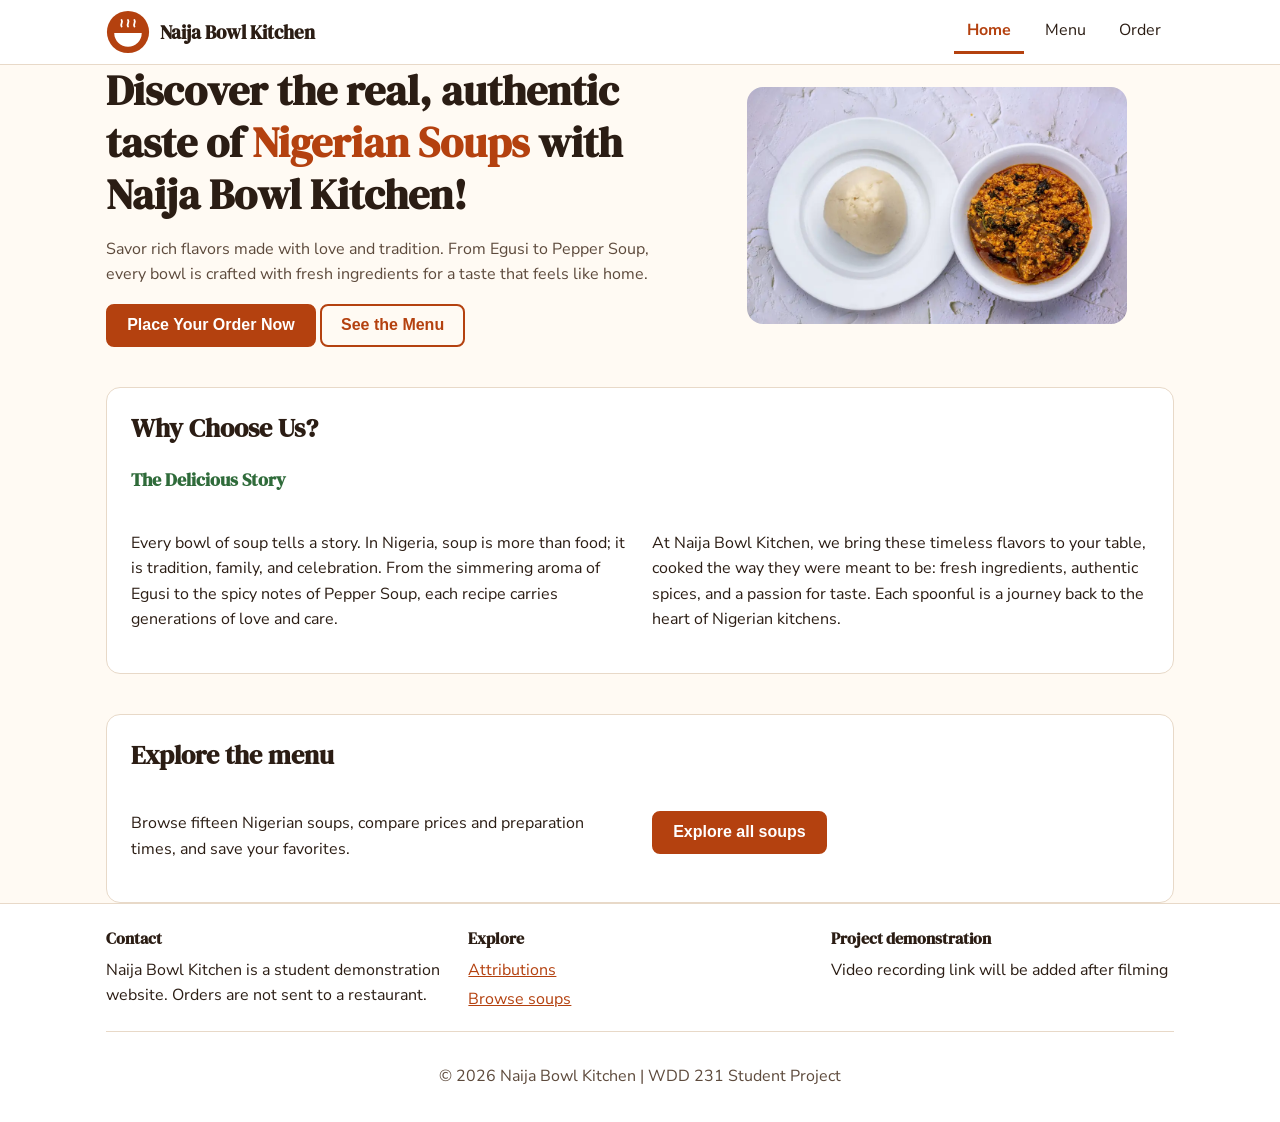
<file: final/index.html>
<!DOCTYPE html>
<html lang="en">
 <head>
  <meta charset="utf-8"/>
  <meta name="viewport" content="width=device-width, initial-scale=1.0">
  <title>
   Home | Naija Bowl Kitchen
  </title>
  <meta content="Explore traditional Nigerian soups and discover the flavors behind Naija Bowl Kitchen." name="description"/>
  <meta content="Barrywhite Christoper " name="author"/>
  <meta content="Home | Naija Bowl Kitchen | Explore Authentic Nigerian Food" property="og:title"/>
  <meta content="Explore traditional Nigerian soups and discover the flavors behind Naija Bowl Kitchen." property="og:description"/>
  <meta content="website" property="og:type"/>
  <link href="images/favicon.svg" rel="icon" type="image/svg+xml"/>
  <link href="styles/site.css" rel="stylesheet"/>
  <meta content="https://barrywhite44.github.io/wdd231/final/images/hero-food.webp" property="og:image"/>
  <meta content="https://barrywhite44.github.io/wdd231/final/index.html" property="og:url"/>
  <link href="https://fonts.googleapis.com" rel="preconnect"/>
  <link crossorigin="" href="https://fonts.gstatic.com" rel="preconnect"/>
  <link href="https://fonts.googleapis.com/css2?family=DM+Serif+Display&amp;family=Nunito+Sans:wght@400;600;700&amp;display=swap" rel="stylesheet"/>
  <link href="styles/typography.css" rel="stylesheet"/>
  <script src="scripts/home.js" type="module">
  </script>
 </head>
 <body>
  <a class="skip-link" href="#main">
   Skip to main content
  </a>
  <header>
   <div class="wrap">
    <a class="brand" href="index.html">
     <svg aria-label="Naija Bowl Kitchen logo" role="img" viewbox="0 0 48 48">
      <circle cx="24" cy="24" fill="var(--primary)" r="23">
      </circle>
      <path d="M9 25h30a15 15 0 0 1-30 0z" fill="var(--on-primary)">
      </path>
      <path d="M17 18c-2-3 2-4 0-7M24 18c-2-3 2-4 0-7M31 18c-2-3 2-4 0-7" fill="none" stroke="var(--on-primary)" stroke-linecap="round" stroke-width="2">
      </path>
     </svg>
     Naija Bowl Kitchen
    </a>
    <button aria-controls="site-nav" aria-expanded="false" aria-label="Open navigation menu" class="menu-toggle" id="menu-toggle">
     ☰
    </button>
    <nav aria-label="Main navigation" id="site-nav">
     <ul>
      <li>
       <a aria-current="page" href="index.html">
        Home
       </a>
      </li>
      <li>
       <a href="menu.html">
        Menu
       </a>
      </li>
      <li>
       <a href="order.html">
        Order
       </a>
      </li>
     </ul>
    </nav>
   </div>
  </header>
  <main class="wrap" id="main">
   <div class="hero">
    <div>
     <h1>
      Discover the real, authentic taste of
      <span>
       Nigerian Soups
      </span>
      with Naija Bowl Kitchen!
     </h1>
     <p>
      Savor rich flavors made with love and tradition. From Egusi to Pepper Soup, every bowl is crafted with fresh ingredients for a taste that feels like home.
     </p>
     <a class="btn" href="order.html" id="order-cta">
      Place Your Order Now
     </a>
     <a class="btn ghost" href="menu.html">
      See the Menu
     </a>
    </div>
    <img alt="Nigerian food presented in a bowl" class="hero-image" fetchpriority="high" height="400" src="images/hero-food.webp" width="640"/>
   </div>
   <div class="story">
    <h2>
     Why Choose Us?
    </h2>
    <h3>
     The Delicious Story
    </h3>
    <p>
     Every bowl of soup tells a story. In Nigeria, soup is more than food; it is tradition, family, and celebration. From the simmering aroma of Egusi to the spicy notes of Pepper Soup, each recipe carries generations of love and care.
    </p>
    <p>
     At Naija Bowl Kitchen, we bring these timeless flavors to your table, cooked the way they were meant to be: fresh ingredients, authentic spices, and a passion for taste. Each spoonful is a journey back to the heart of Nigerian kitchens.
    </p>
   </div>
   <section class="story">
    <h2>
     Explore the menu
    </h2>
    <p>
     Browse fifteen Nigerian soups, compare prices and preparation times, and save your favorites.
    </p>
    <p>
     <a class="btn" href="menu.html">
      Explore all soups
     </a>
    </p>
   </section>
  </main>
  <footer>
   <div class="wrap">
    <div class="foot">
     <div>
      <h3>
       Contact
      </h3>
      <p>
       Naija Bowl Kitchen is a student demonstration website. Orders are not sent to a restaurant.
      </p>
     </div>
     <div>
      <h3>
       Explore
      </h3>
      <p>
       <a href="attributions.html">
        Attributions
       </a>
      </p>
      <p>
       <a href="menu.html">
        Browse soups
       </a>
      </p>
     </div>
     <div>
      <h3>
       Project demonstration
      </h3>
      <p>
       Video recording link will be added after filming
      </p>
     </div>
    </div>
    <div class="foot-bottom">
     <p>
      &copy;
      <span id="year">
       2026
      </span>
      Naija Bowl Kitchen | WDD 231 Student Project
     </p>
    </div>
   </div>
  </footer>
 </body>
</html>
</file>
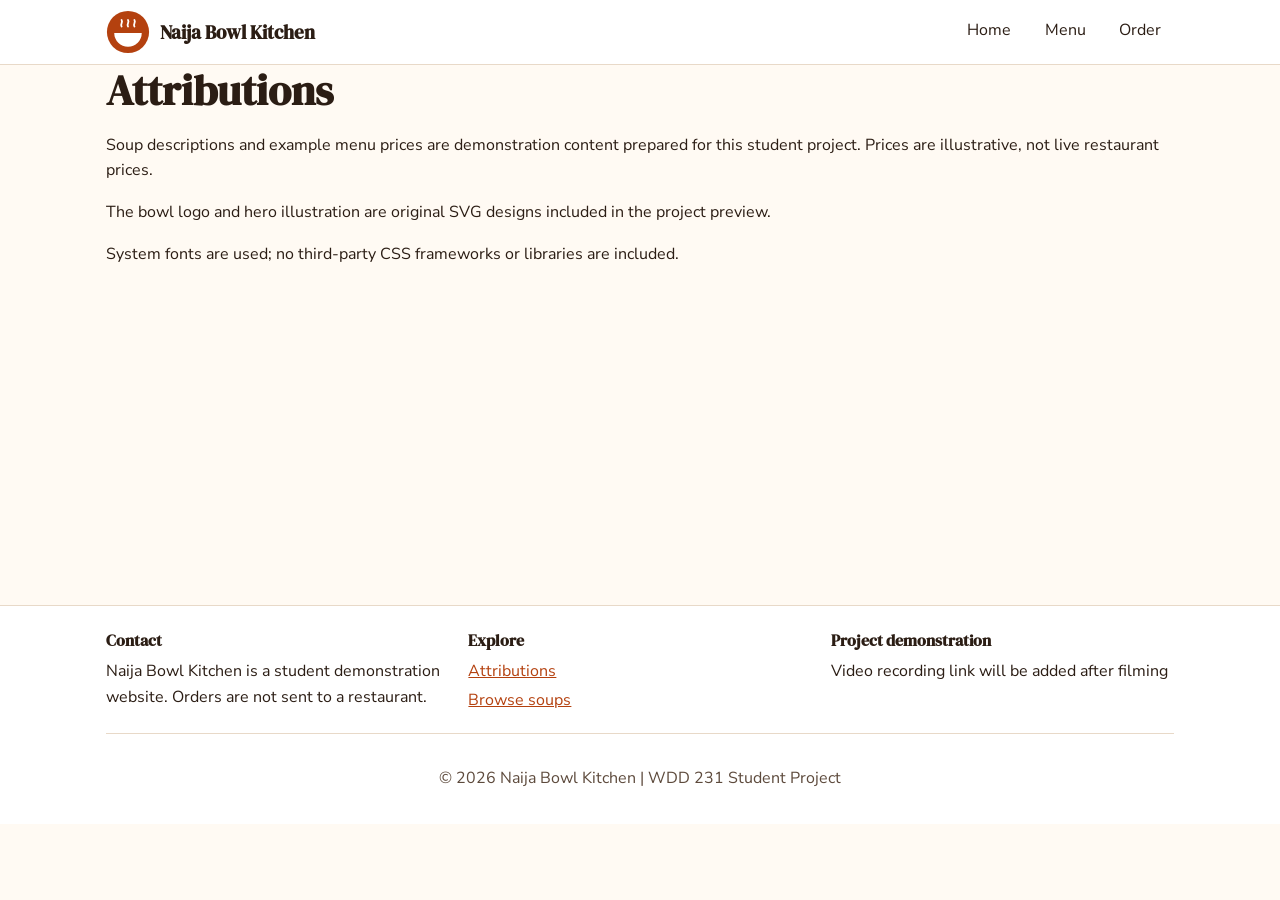
<file: final/attributions.html>
<!DOCTYPE html>
<html lang="en">
 <head>
  <meta charset="utf-8"/>
  <meta name="viewport" content="width=device-width, initial-scale=1.0">
  <title>
   Attributions | Naija Bowl Kitchen
  </title>
  <meta content="Sources and acknowledgments for the Naija Bowl Kitchen student website." name="description"/>
  <meta content="Barrywhite Christoper" name="author"/>
  <meta content="Naija Bowl Kitchen | Image and Content Attributions" property="og:title"/>
  <meta content="Sources and acknowledgments for the Naija Bowl Kitchen student website." property="og:description"/>
  <meta content="website" property="og:type"/>
  <link href="images/favicon.svg" rel="icon" type="image/svg+xml"/>
  <link href="styles/site.css" rel="stylesheet"/>
  <meta content="https://barrywhite44.github.io/wdd231/final/images/hero-food.webp" property="og:image"/>
  <meta content="https://barrywhite44.github.io/wdd231/final/attributions.html" property="og:url"/>
  <link href="https://fonts.googleapis.com" rel="preconnect"/>
  <link crossorigin="" href="https://fonts.gstatic.com" rel="preconnect"/>
  <link href="https://fonts.googleapis.com/css2?family=DM+Serif+Display&amp;family=Nunito+Sans:wght@400;600;700&amp;display=swap" rel="stylesheet"/>
  <link href="styles/typography.css" rel="stylesheet"/>
  <script src="scripts/home.js" type="module">
  </script>
 </head>
 <body>
  <a class="skip-link" href="#main">
   Skip to main content
  </a>
  <header>
   <div class="wrap">
    <a class="brand" href="index.html">
     <svg aria-label="Naija Bowl Kitchen logo" role="img" viewbox="0 0 48 48">
      <circle cx="24" cy="24" fill="var(--primary)" r="23">
      </circle>
      <path d="M9 25h30a15 15 0 0 1-30 0z" fill="var(--on-primary)">
      </path>
      <path d="M17 18c-2-3 2-4 0-7M24 18c-2-3 2-4 0-7M31 18c-2-3 2-4 0-7" fill="none" stroke="var(--on-primary)" stroke-linecap="round" stroke-width="2">
      </path>
     </svg>
     Naija Bowl Kitchen
    </a>
    <button aria-controls="site-nav" aria-expanded="false" aria-label="Open navigation menu" class="menu-toggle" id="menu-toggle">
     ☰
    </button>
    <nav aria-label="Main navigation" id="site-nav">
     <ul>
      <li>
       <a href="index.html">
        Home
       </a>
      </li>
      <li>
       <a href="menu.html">
        Menu
       </a>
      </li>
      <li>
       <a href="order.html">
        Order
       </a>
      </li>
     </ul>
    </nav>
   </div>
  </header>
  <main class="wrap" id="main">
   <h1>
    Attributions
   </h1>
   <p>
    Soup descriptions and example menu prices are demonstration content prepared for this student project. Prices are illustrative, not live restaurant prices.
   </p>
   <p>
    The bowl logo and hero illustration are original SVG designs included in the project preview.
   </p>
   <p>
    System fonts are used; no third-party CSS frameworks or libraries are included.
   </p>
  </main>
  <footer>
   <div class="wrap">
    <div class="foot">
     <div>
      <h2>
       Contact
      </h2>
      <p>
       Naija Bowl Kitchen is a student demonstration website. Orders are not sent to a restaurant.
      </p>
     </div>
     <div>
      <h2>
       Explore
      </h2>
      <p>
       <a href="attributions.html">
        Attributions
       </a>
      </p>
      <p>
       <a href="menu.html">
        Browse soups
       </a>
      </p>
     </div>
     <div>
      <h2>
       Project demonstration
      </h2>
      <p>
       Video recording link will be added after filming
      </p>
     </div>
    </div>
    <div class="foot-bottom">
     <p>
      &copy;
      <span id="year">
       2026
      </span>
      Naija Bowl Kitchen | WDD 231 Student Project
     </p>
    </div>
   </div>
  </footer>
 </body>
</html>
</file>
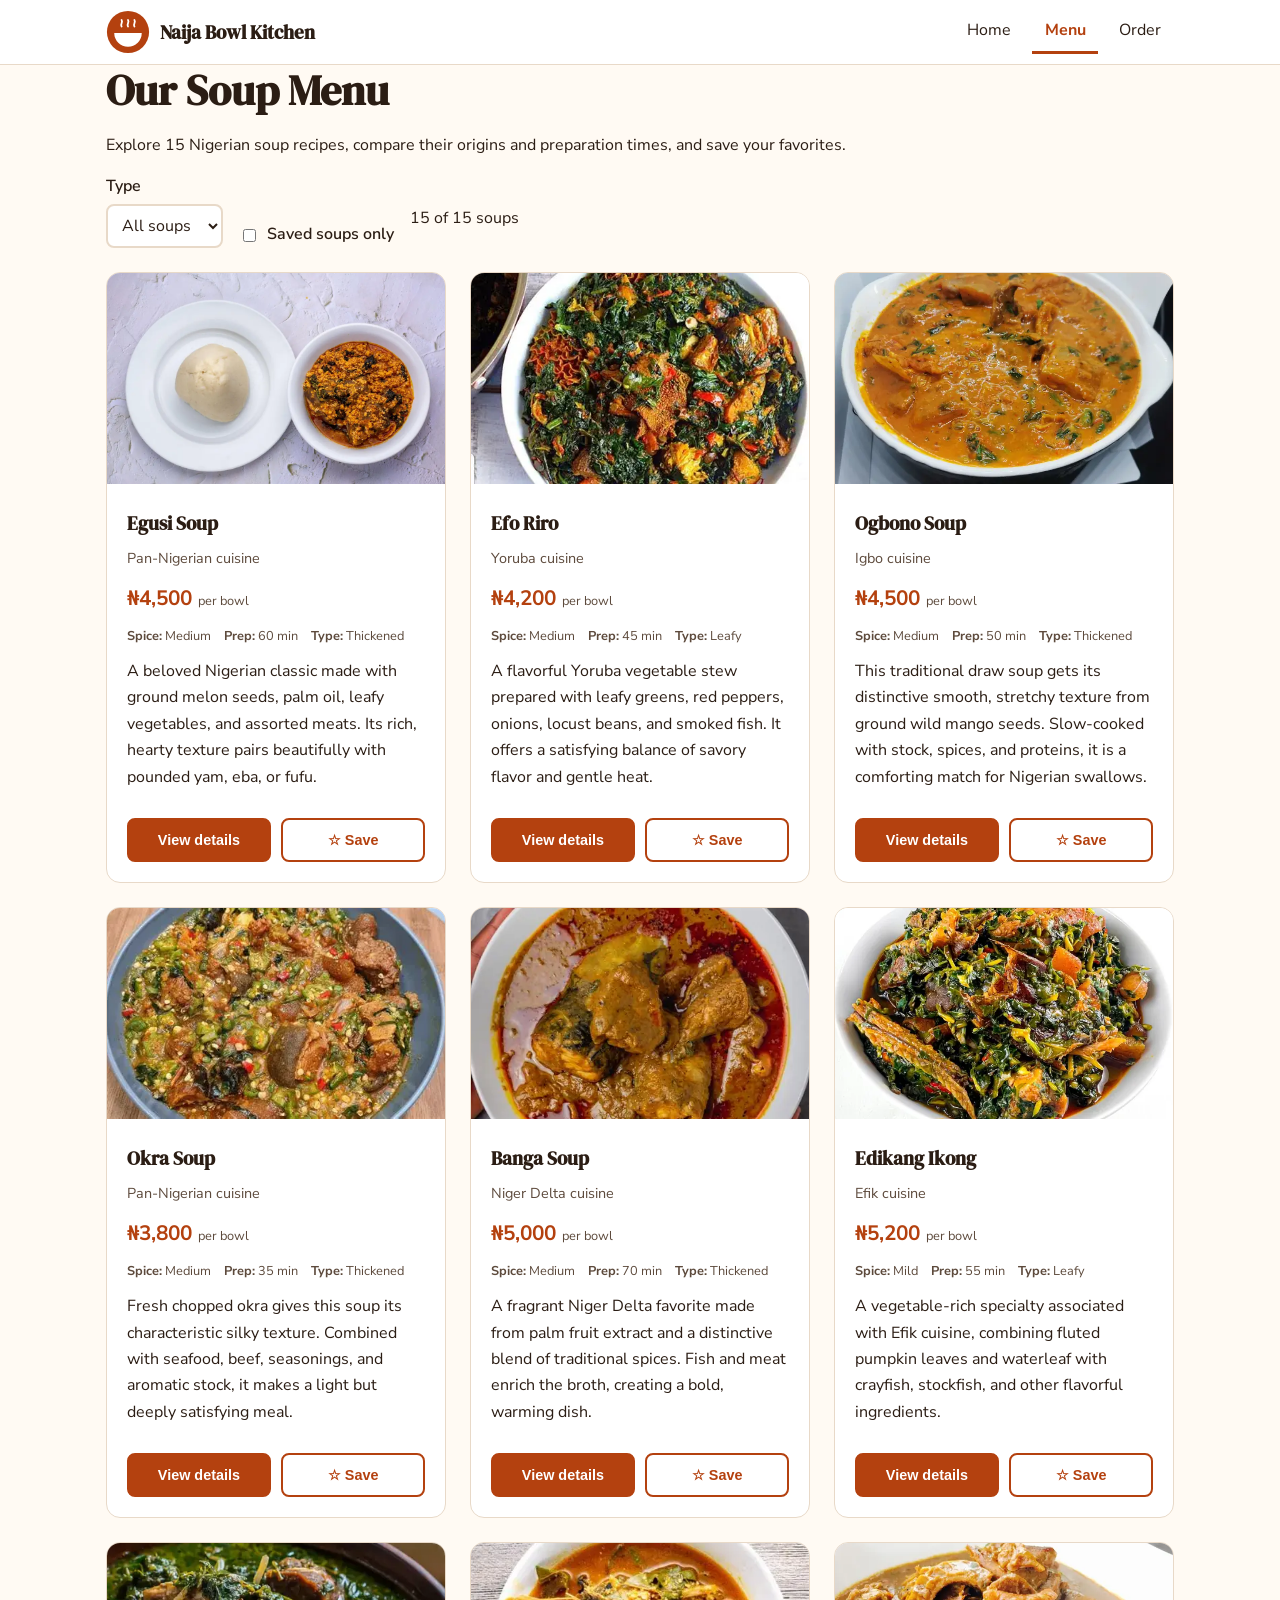
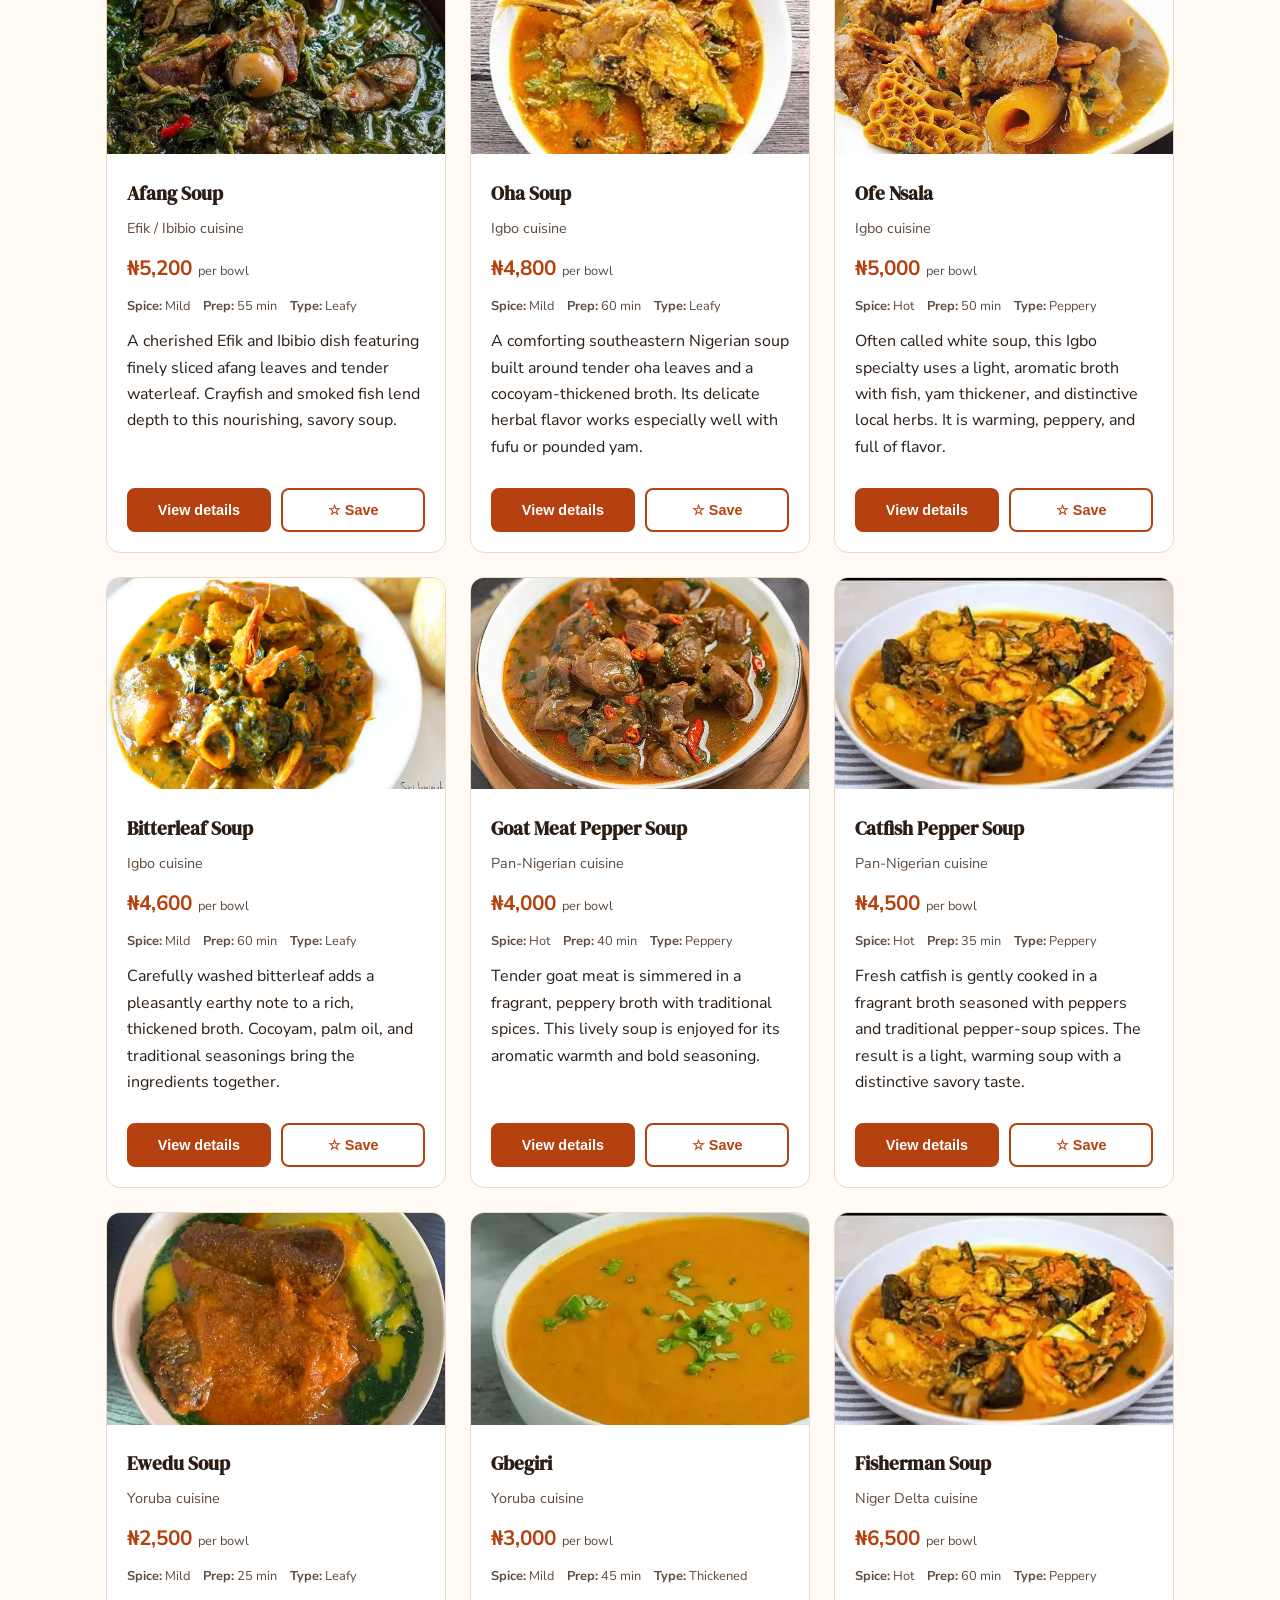
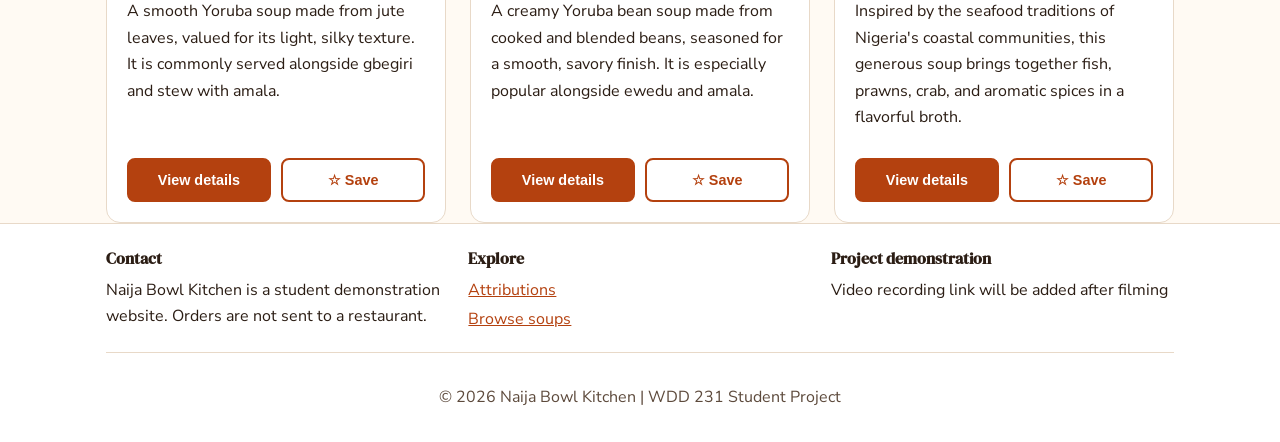
<file: final/menu.html>
<!DOCTYPE html>
<html lang="en">
 <head>
  <meta charset="utf-8"/>
  <meta name="viewport" content="width=device-width, initial-scale=1.0">
  <title>
   Soup Menu | Naija Bowl Kitchen
  </title>
  <meta content="Browse fifteen Nigerian soups by type, region, price, and preparation time." name="description"/>
  <meta content="Barrywhite Christoper" name="author"/>
  <meta content="Soup Menu | Naija Bowl Kitchen | Explore Authentic Nigerian Food" property="og:title"/>
  <meta content="Browse fifteen Nigerian soups by type, region, price, and preparation time." property="og:description"/>
  <meta content="website" property="og:type"/>
  <link href="images/favicon.svg" rel="icon" type="image/svg+xml"/>
  <link href="styles/site.css" rel="stylesheet"/>
  <meta content="https://barrywhite44.github.io/wdd231/final/images/hero-food.webp" property="og:image"/>
  <meta content="https://barrywhite44.github.io/wdd231/final/menu.html" property="og:url"/>
  <link href="https://fonts.googleapis.com" rel="preconnect"/>
  <link crossorigin="" href="https://fonts.gstatic.com" rel="preconnect"/>
  <link href="https://fonts.googleapis.com/css2?family=DM+Serif+Display&amp;family=Nunito+Sans:wght@400;600;700&amp;display=swap" rel="stylesheet"/>
  <link href="styles/typography.css" rel="stylesheet"/>
  <script src="scripts/menu.js" type="module">
  </script>
 </head>
 <body>
  <a class="skip-link" href="#main">
   Skip to main content
  </a>
  <header>
   <div class="wrap">
    <a class="brand" href="index.html">
     <svg aria-label="Naija Bowl Kitchen logo" role="img" viewbox="0 0 48 48">
      <circle cx="24" cy="24" fill="var(--primary)" r="23">
      </circle>
      <path d="M9 25h30a15 15 0 0 1-30 0z" fill="var(--on-primary)">
      </path>
      <path d="M17 18c-2-3 2-4 0-7M24 18c-2-3 2-4 0-7M31 18c-2-3 2-4 0-7" fill="none" stroke="var(--on-primary)" stroke-linecap="round" stroke-width="2">
      </path>
     </svg>
     Naija Bowl Kitchen
    </a>
    <button aria-controls="site-nav" aria-expanded="false" aria-label="Open navigation menu" class="menu-toggle" id="menu-toggle">
     ☰
    </button>
    <nav aria-label="Main navigation" id="site-nav">
     <ul>
      <li>
       <a href="index.html">
        Home
       </a>
      </li>
      <li>
       <a aria-current="page" href="menu.html">
        Menu
       </a>
      </li>
      <li>
       <a href="order.html">
        Order
       </a>
      </li>
     </ul>
    </nav>
   </div>
  </header>
  <main class="wrap" id="main">
   <h1>
    Our Soup Menu
   </h1>
   <p>
    Explore 15 Nigerian soup recipes, compare their origins and preparation times, and save your favorites.
   </p>
   <div class="filters">
    <div>
     <label for="cat">
      Type
     </label>
     <select id="cat">
      <option value="all">
       All soups
      </option>
      <option>
       Leafy
      </option>
      <option>
       Thickened
      </option>
      <option>
       Peppery
      </option>
     </select>
    </div>
    <div class="check">
     <input id="saved-only" type="checkbox"/>
     <label for="saved-only">
      Saved soups only
     </label>
    </div>
    <p aria-live="polite" id="count" role="status">
    </p>
   </div>
   <div class="grid" id="menu-grid">
    <p>
     Loading the menu...
    </p>
   </div>
   <dialog aria-labelledby="dlg-title" id="dlg">
    <h2 id="dlg-title">
    </h2>
    <p id="dlg-body">
    </p>
    <ul id="dlg-facts">
    </ul>
    <div class="hero-actions">
     <button class="btn" id="dlg-order" type="button">
      Order this soup
     </button>
     <button class="btn ghost" id="dlg-close" type="button">
      Close
     </button>
    </div>
   </dialog>
  </main>
  <footer>
   <div class="wrap">
    <div class="foot">
     <div>
      <h3>
       Contact
      </h3>
      <p>
       Naija Bowl Kitchen is a student demonstration website. Orders are not sent to a restaurant.
      </p>
     </div>
     <div>
      <h3>
       Explore
      </h3>
      <p>
       <a href="attributions.html">
        Attributions
       </a>
      </p>
      <p>
       <a href="menu.html">
        Browse soups
       </a>
      </p>
     </div>
     <div>
      <h3>
       Project demonstration
      </h3>
      <p>
       Video recording link will be added after filming
      </p>
     </div>
    </div>
    <div class="foot-bottom">
     <p>
      &copy;
      <span id="year">
       2026
      </span>
      Naija Bowl Kitchen | WDD 231 Student Project
     </p>
    </div>
   </div>
  </footer>
 </body>
</html>
</file>
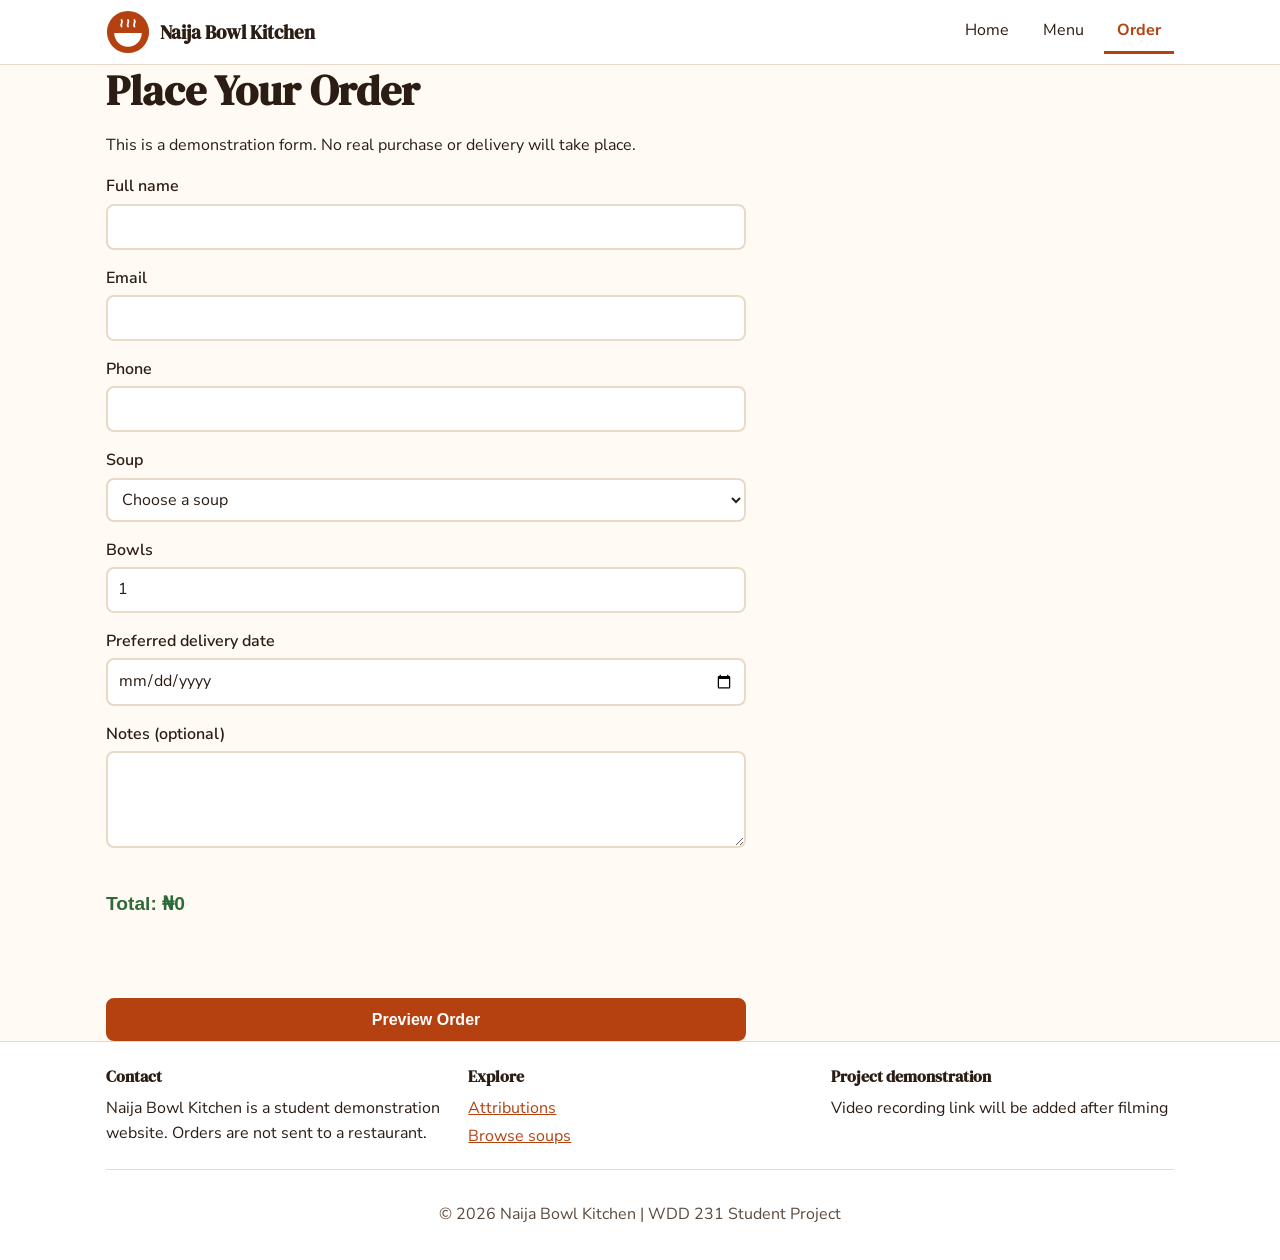
<file: final/order.html>
<!DOCTYPE html>
<html lang="en">
 <head>
  <meta charset="utf-8"/>
  <meta name="viewport" content="width=device-width, initial-scale=1.0">
  <title>
   Order Soups | Naija Bowl Kitchen
  </title>
  <meta content="Preview an order for traditional Nigerian soups with a simple accessible order form." name="description"/>
  <meta content="Barrywhite Christoper" name="author"/>
  <meta content="Order Soups | Naija Bowl Kitchen | Explore Authentic Nigerian Food" property="og:title"/>
  <meta content="Preview an order for traditional Nigerian soups with a simple accessible order form." property="og:description"/>
  <meta content="website" property="og:type"/>
  <link href="images/favicon.svg" rel="icon" type="image/svg+xml"/>
  <link href="styles/site.css" rel="stylesheet"/>
  <meta content="https://barrywhite44.github.io/wdd231/final/images/hero-food.webp" property="og:image"/>
  <meta content="https://barrywhite44.github.io/wdd231/final/order.html" property="og:url"/>
  <link href="https://fonts.googleapis.com" rel="preconnect"/>
  <link crossorigin="" href="https://fonts.gstatic.com" rel="preconnect"/>
  <link href="https://fonts.googleapis.com/css2?family=DM+Serif+Display&amp;family=Nunito+Sans:wght@400;600;700&amp;display=swap" rel="stylesheet"/>
  <link href="styles/typography.css" rel="stylesheet"/>
  <script src="scripts/order.js" type="module">
  </script>
 </head>
 <body>
  <a class="skip-link" href="#main">
   Skip to main content
  </a>
  <header>
   <div class="wrap">
    <a class="brand" href="index.html">
     <svg aria-label="Naija Bowl Kitchen logo" role="img" viewbox="0 0 48 48">
      <circle cx="24" cy="24" fill="var(--primary)" r="23">
      </circle>
      <path d="M9 25h30a15 15 0 0 1-30 0z" fill="var(--on-primary)">
      </path>
      <path d="M17 18c-2-3 2-4 0-7M24 18c-2-3 2-4 0-7M31 18c-2-3 2-4 0-7" fill="none" stroke="var(--on-primary)" stroke-linecap="round" stroke-width="2">
      </path>
     </svg>
     Naija Bowl Kitchen
    </a>
    <button aria-controls="site-nav" aria-expanded="false" aria-label="Open navigation menu" class="menu-toggle" id="menu-toggle">
     ☰
    </button>
    <nav aria-label="Main navigation" id="site-nav">
     <ul>
      <li>
       <a href="index.html">
        Home
       </a>
      </li>
      <li>
       <a href="menu.html">
        Menu
       </a>
      </li>
      <li>
       <a aria-current="page" href="order.html">
        Order
       </a>
      </li>
     </ul>
    </nav>
   </div>
  </header>
  <main class="wrap" id="main">
   <h1>
    Place Your Order
   </h1>
   <p>
    This is a demonstration form. No real purchase or delivery will take place.
   </p>
   <form action="thanks.html" class="form-grid" id="order-form" method="get">
    <div>
     <label for="name">
      Full name
     </label>
     <input autocomplete="name" id="name" maxlength="80" name="name" required=""/>
    </div>
    <div>
     <label for="email">
      Email
     </label>
     <input autocomplete="email" id="email" name="email" required="" type="email"/>
    </div>
    <div>
     <label for="phone">
      Phone
     </label>
     <input autocomplete="tel" id="phone" name="phone" pattern="[0-9+ ]{10,16}" required="" title="Enter 10 to 16 digits, spaces, or plus signs" type="tel"/>
    </div>
    <div>
     <label for="soup">
      Soup
     </label>
     <select id="soup" name="soup" required="">
      <option value="">
       Choose a soup
      </option>
     </select>
    </div>
    <div>
     <label for="qty">
      Bowls
     </label>
     <input id="qty" max="20" min="1" name="qty" required="" type="number" value="1"/>
    </div>
    <div>
     <label for="date">
      Preferred delivery date
     </label>
     <input id="date" name="date" required="" type="date"/>
    </div>
    <div>
     <label for="notes">
      Notes (optional)
     </label>
     <textarea id="notes" maxlength="300" name="notes" rows="3"></textarea>
    </div>
    <p aria-live="polite" class="total" id="total">
     Total: ₦0
    </p>
    <p aria-live="polite" id="form-status" role="status">
    </p>
    <button class="btn" type="submit">
     Preview Order
    </button>
   </form>
  </main>
  <footer>
   <div class="wrap">
    <div class="foot">
     <div>
      <h3>
       Contact
      </h3>
      <p>
       Naija Bowl Kitchen is a student demonstration website. Orders are not sent to a restaurant.
      </p>
     </div>
     <div>
      <h3>
       Explore
      </h3>
      <p>
       <a href="attributions.html">
        Attributions
       </a>
      </p>
      <p>
       <a href="menu.html">
        Browse soups
       </a>
      </p>
     </div>
     <div>
      <h3>
       Project demonstration
      </h3>
      <p>
       Video recording link will be added after filming
      </p>
     </div>
    </div>
    <div class="foot-bottom">
     <p>
      &copy;
      <span id="year">
       2026
      </span>
      Naija Bowl Kitchen | WDD 231 Student Project
     </p>
    </div>
   </div>
  </footer>
 </body>
</html>
</file>
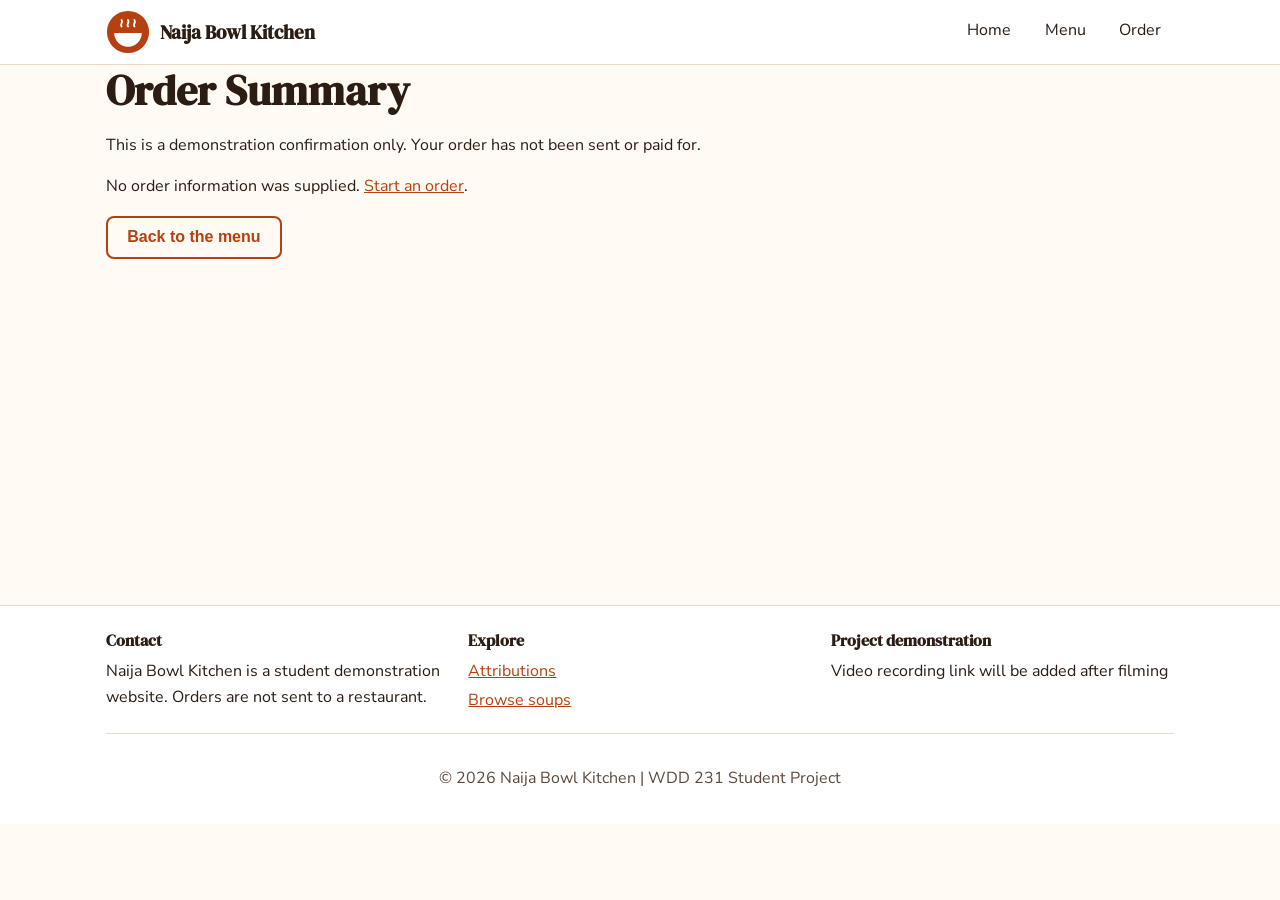
<file: final/thanks.html>
<!DOCTYPE html>
<html lang="en">
 <head>
  <meta charset="utf-8"/>
  <meta name="viewport" content="width=device-width, initial-scale=1.0">
  <title>
   Order Summary | Naija Bowl Kitchen
  </title>
  <meta content="View the details submitted through the Naija Bowl Kitchen demonstration order form." name="description"/>
  <meta content="Barrywhite Christoper" name="author"/>
  <meta content="Order Summary | Naija Bowl Kitchen | Explore Authentic Nigerian Food" property="og:title"/>
  <meta content="View the details submitted through the Naija Bowl Kitchen demonstration order form." property="og:description"/>
  <meta content="website" property="og:type"/>
  <link href="images/favicon.svg" rel="icon" type="image/svg+xml"/>
  <link href="styles/site.css" rel="stylesheet"/>
  <meta content="https://barrywhite44.github.io/wdd231/final/images/hero-food.webp" property="og:image"/>
  <meta content="https://barrywhite44.github.io/wdd231/final/thanks.html" property="og:url"/>
  <link href="https://fonts.googleapis.com" rel="preconnect"/>
  <link crossorigin="" href="https://fonts.gstatic.com" rel="preconnect"/>
  <link href="https://fonts.googleapis.com/css2?family=DM+Serif+Display&amp;family=Nunito+Sans:wght@400;600;700&amp;display=swap" rel="stylesheet"/>
  <link href="styles/typography.css" rel="stylesheet"/>
  <script src="scripts/thanks.js" type="module">
  </script>
 </head>
 <body>
  <a class="skip-link" href="#main">
   Skip to main content
  </a>
  <header>
   <div class="wrap">
    <a class="brand" href="index.html">
     <svg aria-label="Naija Bowl Kitchen logo" role="img" viewbox="0 0 48 48">
      <circle cx="24" cy="24" fill="var(--primary)" r="23">
      </circle>
      <path d="M9 25h30a15 15 0 0 1-30 0z" fill="var(--on-primary)">
      </path>
      <path d="M17 18c-2-3 2-4 0-7M24 18c-2-3 2-4 0-7M31 18c-2-3 2-4 0-7" fill="none" stroke="var(--on-primary)" stroke-linecap="round" stroke-width="2">
      </path>
     </svg>
     Naija Bowl Kitchen
    </a>
    <button aria-controls="site-nav" aria-expanded="false" aria-label="Open navigation menu" class="menu-toggle" id="menu-toggle">
     ☰
    </button>
    <nav aria-label="Main navigation" id="site-nav">
     <ul>
      <li>
       <a href="index.html">
        Home
       </a>
      </li>
      <li>
       <a href="menu.html">
        Menu
       </a>
      </li>
      <li>
       <a href="order.html">
        Order
       </a>
      </li>
     </ul>
    </nav>
   </div>
  </header>
  <main class="wrap" id="main">
   <h1>
    Order Summary
   </h1>
   <p>
    This is a demonstration confirmation only. Your order has not been sent or paid for.
   </p>
   <div aria-live="polite" id="receipt" role="status">
   </div>
   <p>
    <a class="btn ghost" href="menu.html">
     Back to the menu
    </a>
   </p>
  </main>
  <footer>
   <div class="wrap">
    <div class="foot">
     <div>
      <h3>
       Contact
      </h3>
      <p>
       Naija Bowl Kitchen is a student demonstration website. Orders are not sent to a restaurant.
      </p>
     </div>
     <div>
      <h3>
       Explore
      </h3>
      <p>
       <a href="attributions.html">
        Attributions
       </a>
      </p>
      <p>
       <a href="menu.html">
        Browse soups
       </a>
      </p>
     </div>
     <div>
      <h3>
       Project demonstration
      </h3>
      <p>
       Video recording link will be added after filming
      </p>
     </div>
    </div>
    <div class="foot-bottom">
     <p>
      &copy;
      <span id="year">
       2026
      </span>
      Naija Bowl Kitchen | WDD 231 Student Project
     </p>
    </div>
   </div>
  </footer>
 </body>
</html>
</file>
<file: final/styles/site.css>
:root {
  --bg:#fffaf3;
  --surface:#fff;
  --text:#2b1d14;
  --muted:#5d4a3c;
  --primary:#b4410f;
  --on-primary:#fff;
  --line:#e8d9c8;
  --accent:#2f6b3a;
  
box-sizing:border-box;
  padding-top:env(safe-area-inset-top,0px);
  padding-bottom:env(safe-area-inset-bottom,0px)}

@media (prefers-color-scheme:dark) {
  :root:not([data-theme="light"]) {
  --bg:#1b130e;
  --surface:#271c15;
  --text:#f6ece1;
  --muted:#d2bfae;
  --primary:#ff9b66;
  --on-primary:#1b130e;
  --line:#4a372b;
  --accent:#8fd19a}
}

:root[data-theme="dark"] {
  --bg:#1b130e;
  --surface:#271c15;
  --text:#f6ece1;
  --muted:#d2bfae;
  --primary:#ff9b66;
  --on-primary:#1b130e;
  --line:#4a372b;
  --accent:#8fd19a}

html {
  scroll-padding-top:env(safe-area-inset-top,0px)}

*,*::before,*::after {
  box-sizing:inherit}

body {
  margin:0;
  background:var(--bg);
  color:var(--text);
  font:1rem/1.6 "Open Sans",system-ui,sans-serif}

h1,h2,h3 {
  font-family:Poppins,system-ui,sans-serif;
  line-height:1.25;
  margin:0 0 .6rem}

h1 {
  font-size:clamp(1.7rem,5vw,2.6rem)}
h2 {
  font-size:1.6rem}
h3 {
  font-size:1.15rem}

a {
  color:var(--primary)}

:focus-visible {
  outline:3px solid var(--accent);
  outline-offset:2px}

.wrap {
  max-width:1100px;
  margin:0 auto;
  padding:0 1rem}

header {
  background:var(--surface);
  border-bottom:1px solid var(--line)}

header .wrap {
  display:flex;
  align-items:center;
  justify-content:space-between;
  flex-wrap:wrap;
  gap:.5rem;
  padding-top:.6rem;
  padding-bottom:.6rem}

.brand {
  display:flex;
  align-items:center;
  gap:.6rem;
  font:600 1.2rem Poppins,sans-serif;
  color:var(--text);
  text-decoration:none}

.brand svg {
  width:44px;
  height:44px}

.menu-toggle {
  font-size:1.5rem;
  line-height:1;
  background:none;
  border:2px solid var(--primary);
  color:var(--primary);
  border-radius:8px;
  padding:.3rem .65rem;
  cursor:pointer}

nav {
  width:100%}
nav ul {
  list-style:none;
  margin:0;
  padding:0;
  display:none;
  flex-direction:column}

nav.open ul {
  display:flex}

nav a {
  display:block;
  padding:.7rem .4rem;
  color:var(--text);
  text-decoration:none;
  border-bottom:1px solid var(--line)}

nav a[aria-current="page"] {
  color:var(--primary);
  font-weight:700;
  border-bottom:3px solid var(--primary)}

@media (min-width:760px) {
  .menu-toggle {
  display:none}
nav {
  width:auto}
nav ul {
  display:flex;
  flex-direction:row;
  gap:.5rem}
nav a {
  border-bottom:3px solid transparent;
  padding:.5rem .8rem}


  .hero {
  grid-template-columns:1.2fr 1fr}
.story {
  grid-template-columns:1fr 1fr}
}

main {
  padding:1.5rem 0 2.5rem;
  min-height:60vh}

.hero {
  display:grid;
  gap:1.5rem;
  align-items:center}

.hero h1 span {
  color:var(--primary)}

.hero p {
  color:var(--muted)}

.hero svg, .hero-image {
  width:100%;
  max-width:380px;
  justify-self:center;
  height:auto}

.btn,button.btn {
  display:inline-block;
  background:var(--primary);
  color:var(--on-primary);
  border:2px solid var(--primary);
  border-radius:8px;
  padding:.65rem 1.2rem;
  font:600 1rem Poppins,sans-serif;
  text-decoration:none;
  cursor:pointer}

.btn.ghost {
  background:none;
  color:var(--primary)}

.story {
  display:grid;
  gap:1.5rem;
  margin-top:2.5rem;
  background:var(--surface);
  border:1px solid var(--line);
  border-radius:14px;
  padding:1.5rem}

.story h2,.story h3 {
  grid-column:1/-1;
  margin:0}
.story h3 {
  color:var(--accent)}



.filters {
  display:flex;
  flex-wrap:wrap;
  gap:1rem;
  align-items:end;
  margin:1rem 0 1.5rem}

label {
  font-weight:600;
  display:block;
  margin-bottom:.25rem}

select,input,textarea {
  font:inherit;
  color:var(--text);
  background:var(--surface);
  border:2px solid var(--line);
  border-radius:8px;
  padding:.5rem .6rem;
  width:100%}

.filters select {
  width:auto}
.check {
  display:flex;
  align-items:center;
  gap:.5rem}
.check input {
  width:auto}
.check label {
  margin:0}

.grid {
  display:grid;
  gap:1rem;
  grid-template-columns:repeat(auto-fit,minmax(min(100%,250px),1fr));
}

.card {
  background:var(--surface);
  border:1px solid var(--line);
  border-radius:14px;
  padding:1rem;
  display:flex;
  flex-direction:column;
  gap:.4rem;
  min-width:0;
}

.card h3 {
  margin:0}
.meta {
  margin:0;
  color:var(--accent);
  font-weight:700}
.card p {
  margin:0}

.facts {
  margin:0;
  padding:0;
  list-style:none;
  display:flex;
  gap:1rem;
  color:var(--muted);
  font-size:.9rem}

.card .actions {
  margin-top:auto;
  display:flex;
  gap:.5rem;
  flex-wrap:wrap;
  padding-top:.6rem}

.card .btn {
  padding:.4rem .8rem;
  font-size:.9rem}

dialog {
  max-width:min(92vw,460px);
  border:2px solid var(--primary);
  border-radius:14px;
  background:var(--surface);
  color:var(--text);
  padding:1.5rem}

dialog::backdrop {
  background:rgba(0,0,0,.6)}

.form-grid {
  display:grid;
  gap:1rem;
  max-width:640px}

.total {
  font:600 1.2rem Poppins,sans-serif;
  color:var(--accent)}

dl {
  display:grid;
  grid-template-columns:max-content 1fr;
  gap:.4rem 1rem;
  max-width:560px}
dt {
  font-weight:700}
dd {
  margin:0;
  overflow-wrap:anywhere}

footer {
  background:var(--surface);
  border-top:1px solid var(--line);
  padding:1.5rem 0 1rem}

.foot {
  display:grid;
  gap:1.2rem;
  grid-template-columns:repeat(auto-fit,minmax(220px,1fr))}

.foot h2,.foot h3 {
  font-size:1rem}
.foot p {
  margin:.2rem 0}

.foot-bottom {
  margin-top:1rem;
  padding-top:1rem;
  border-top:1px solid var(--line);
  text-align:center;
  color:var(--muted)}

[hidden] {
  display:none!important}


/* Additional responsive and accessible enhancements */
.skip-link {
  position:absolute;
  left:-9999px;
  top:0;
  background:var(--surface);
  padding:.7rem;
  z-index:10}
.skip-link:focus {
  left:1rem}




.hero-actions {
  display:flex;
  gap:.7rem;
  flex-wrap:wrap}
.hero-actions .btn {
  margin-bottom:.3rem}

.card .facts {
  flex-wrap:wrap}
.status {
  min-height:1.5rem}

@media(max-width:400px) {
  .brand {
  font-size:1rem}
.foot {
  grid-template-columns:minmax(0,1fr)}
dl {
  grid-template-columns:1fr}
dd {
  margin-bottom:.5rem}
}

@media(prefers-reduced-motion:reduce) {
  *,*::before,*::after {
  scroll-behavior:auto;
  animation:none;
  transition:none}
}


.hero-image  {
   border-radius: 16px;
   aspect-ratio: 8 / 5;
   object-fit: cover;
}

.soup-image  {
   display: block;
   width: 100%;
   height: auto;
   aspect-ratio: 8 / 5;
   object-fit: cover;
   border-radius: 10px;
   margin-bottom: .4rem;
}


/* Consistent responsive soup card layout */
#menu-grid {
    display: grid;
    grid-template-columns: repeat(3, minmax(0, 1fr));
    gap: 1.5rem;
    align-items: stretch;


}

.soup-card {
    display: flex;
    flex-direction: column;
    min-width: 0;
    height: 100%;
    padding: 0;
    overflow: hidden;
}

.soup-card .soup-image {
    display: block;
    width: 100%;
    height: auto;
    aspect-ratio: 8 / 5;
    object-fit: cover;
    border-radius: 0;
    margin: 0;
}

.soup-card-content {
    display: flex;
    flex: 1;
    flex-direction: column;
    gap: 0.65rem;
    padding: 1.2rem;


    min-width: 0;
}

.soup-card-content h2 {
    margin: 0;
    font-size: 1.2rem;
}

.soup-card .soup-description {
    flex: 1;


    margin: 0;
    line-height: 1.65;
    overflow-wrap: anywhere;
}

.soup-card .actions {
    display: grid;
    grid-template-columns: repeat(2, minmax(0, 1fr));
    gap: 0.6rem;
    margin-top: auto;
    padding-top: 0.8rem;


    align-items: end;
}

.soup-card .actions .btn {
    width: 100%;
    min-width: 0;
    text-align: center;
}

@media (max-width: 900px) {
    #menu-grid {
        grid-template-columns: repeat(2, minmax(0, 1fr));
    }
}

@media (max-width: 600px) {
    #menu-grid {
        grid-template-columns: minmax(0, 1fr);
    }
}

/* Complete, consistently aligned soup cards */


.soup-card .soup-region {
    margin: 0;
    color: var(--muted);
    font-size: 0.9rem;
}

.soup-card .soup-price {
    margin: 0;
    color: var(--primary);
    font-size: 1.3rem;
    font-weight: 700;
}

.soup-card .soup-price span {
    color: var(--muted);
    font-size: 0.8rem;
    font-weight: 400;
}

.soup-card .facts {
    display: flex;
    flex-wrap: wrap;
    gap: 0.4rem 0.8rem;
    padding: 0;
    margin: 0;
    list-style: none;
}

.soup-card .facts li {
    font-size: 0.8rem;
    line-height: 1.5;
}





@media (max-width: 360px) {
    .soup-card .actions {
        grid-template-columns: minmax(0, 1fr);
    }


    #menu-grid .actions {
        grid-template-columns: minmax(0, 1fr);
    }
}


/* Final menu card grid: 15 cards = five rows of three on desktop. */


#menu-grid > .soup-card {
    display: flex;
    flex-direction: column;
    width: 100%;
    min-width: 0;
    height: 100%;
    margin: 0;
    padding: 0;
}

#menu-grid .soup-image {
    width: 100%;
    aspect-ratio: 8 / 5;
    object-fit: cover;
}

#menu-grid .soup-card-content {
    display: flex;
    flex: 1;
    flex-direction: column;
    min-width: 0;
    gap: 0.75rem;
    padding: 1.25rem;
}

#menu-grid .soup-description {
    flex: 1;
    margin: 0;
}

#menu-grid .actions {
    display: grid;
    grid-template-columns: repeat(2, minmax(0, 1fr));
    align-items: stretch;
    gap: 0.65rem;
    margin-top: auto;
    padding-top: 1rem;
}

#menu-grid .actions .btn {
    display: flex;
    justify-content: center;
    align-items: center;
    min-height: 44px;
    white-space: normal;
    overflow-wrap: anywhere;
}
</file>
<file: final/styles/typography.css>
/* Shared typography for all pages */
body, button, input, select, textarea {
    font-family: "Nunito Sans", sans-serif;
}
h1, h2, h3, .brand {
    font-family: "DM Serif Display", Georgia, serif;
}
</file>
